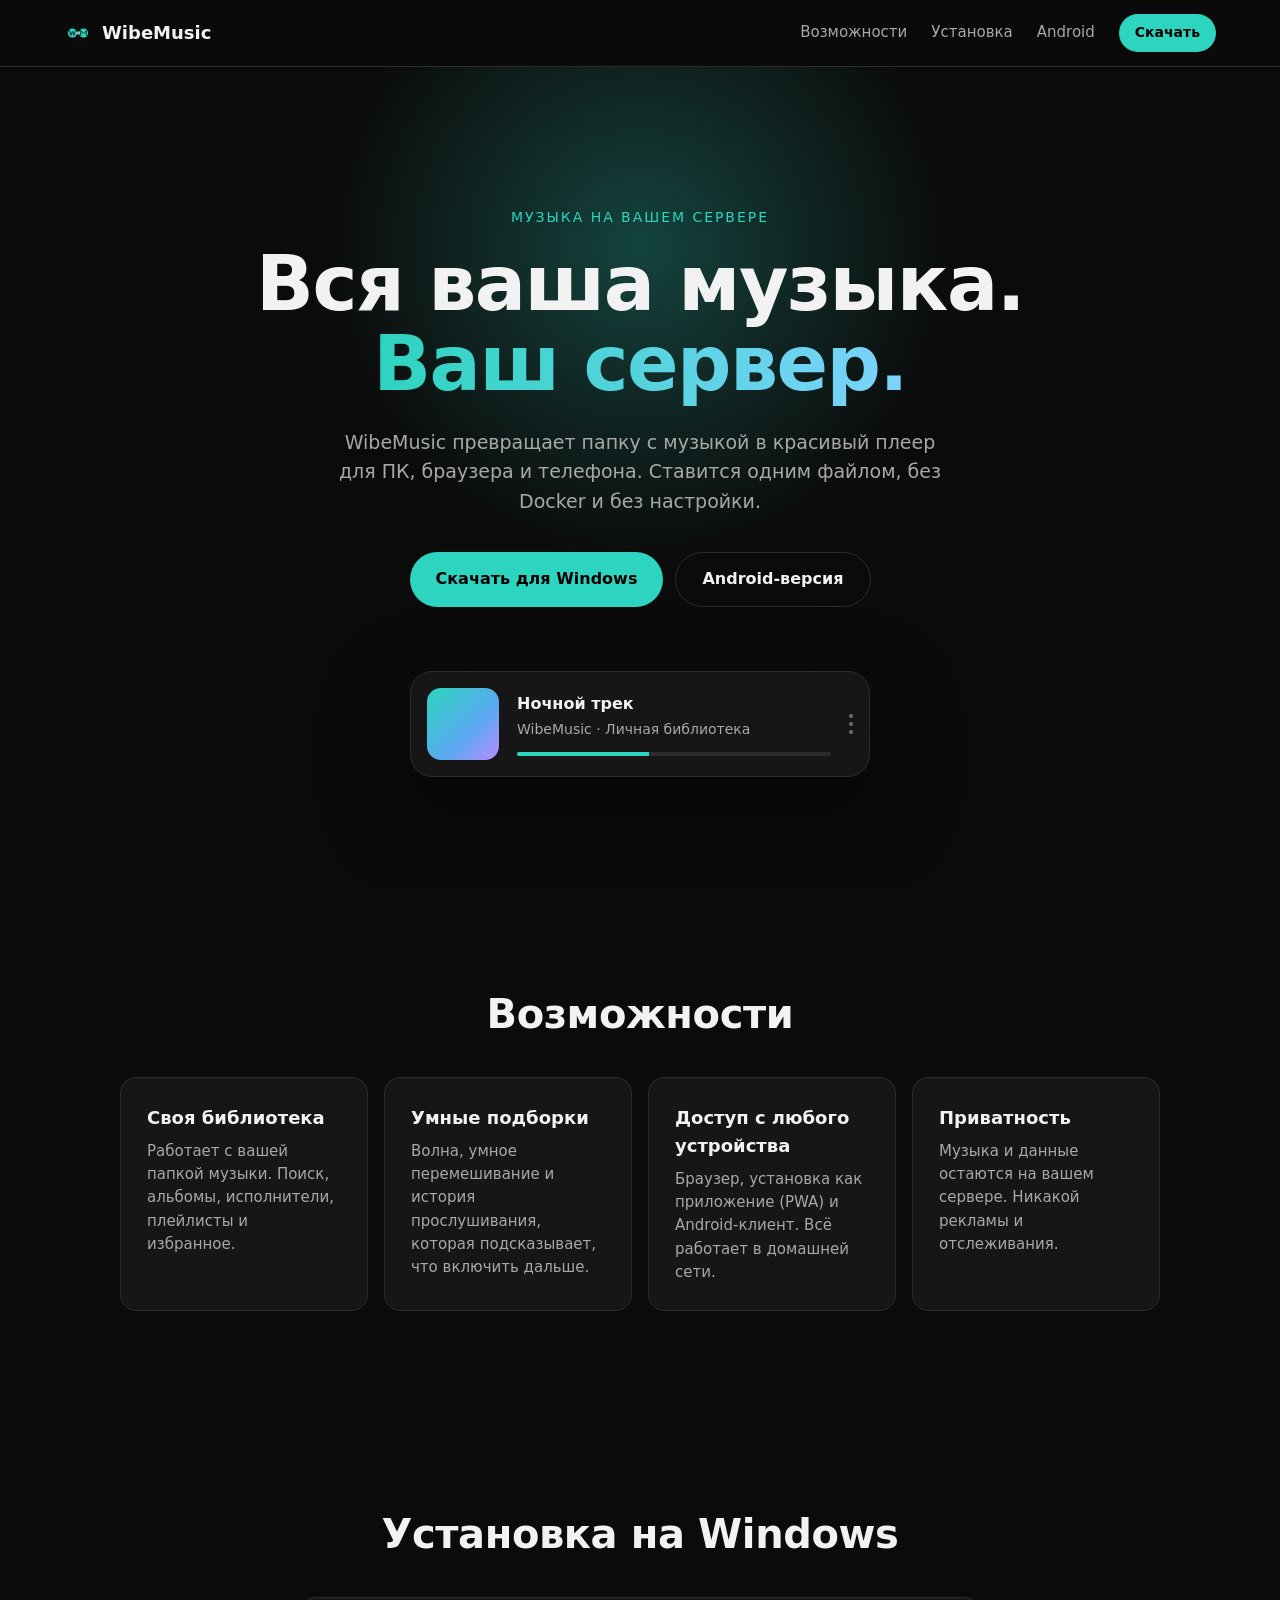
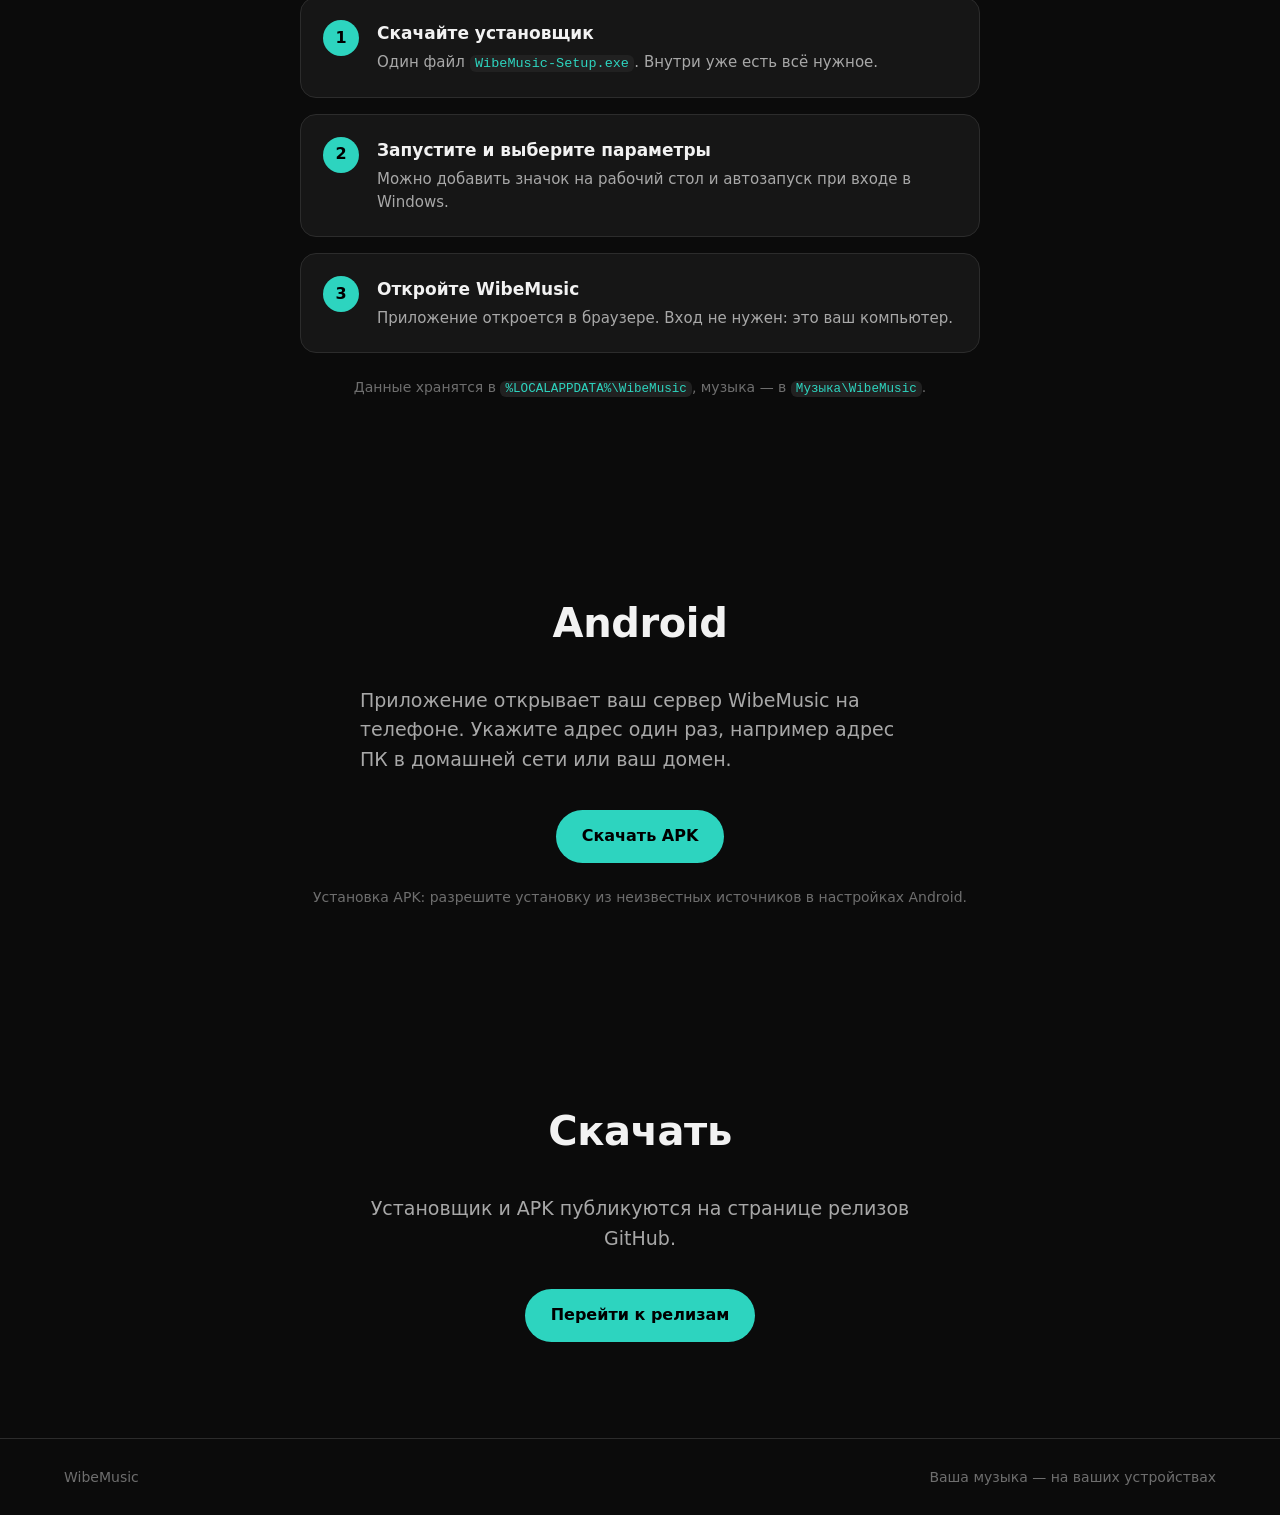
<file: site/index.html>
<!doctype html>
<html lang="ru">
<head>
  <meta charset="utf-8" />
  <meta name="viewport" content="width=device-width, initial-scale=1" />
  <title>WibeMusic — ваша музыка на своём сервере</title>
  <meta name="description" content="WibeMusic: личная музыкальная библиотека на вашем ПК и Android. Установка одним файлом, без Docker." />
  <link rel="icon" href="icons/icon.svg" type="image/svg+xml" />
  <link rel="stylesheet" href="style.css" />
</head>
<body>
  <header class="nav">
    <a class="brand" href="#top"><img src="icons/icon.svg" alt="" width="28" height="28" />WibeMusic</a>
    <nav>
      <a href="#features">Возможности</a>
      <a href="#install">Установка</a>
      <a href="#android">Android</a>
      <a class="btn btn-small" href="#download">Скачать</a>
    </nav>
  </header>

  <main id="top">
    <section class="hero">
      <div class="glow" aria-hidden="true"></div>
      <p class="eyebrow">Музыка на вашем сервере</p>
      <h1>Вся ваша музыка.<br /><span>Ваш сервер.</span></h1>
      <p class="lead">
        WibeMusic превращает папку с музыкой в красивый плеер для ПК, браузера и телефона.
        Ставится одним файлом, без Docker и без настройки.
      </p>
      <div class="actions">
        <a class="btn" href="https://github.com/dengarIicdk/WibeMusic/releases/latest/download/WibeMusic-Setup.exe">Скачать для Windows</a>
        <a class="btn btn-ghost" href="#android">Android-версия</a>
      </div>
      <div class="player" aria-hidden="true">
        <div class="cover"></div>
        <div class="meta">
          <strong>Ночной трек</strong>
          <span>WibeMusic · Личная библиотека</span>
          <div class="bar"><i></i></div>
        </div>
        <div class="dots"><b></b><b></b><b></b></div>
      </div>
    </section>

    <section id="features" class="section">
      <h2>Возможности</h2>
      <div class="grid">
        <article class="card">
          <h3>Своя библиотека</h3>
          <p>Работает с вашей папкой музыки. Поиск, альбомы, исполнители, плейлисты и избранное.</p>
        </article>
        <article class="card">
          <h3>Умные подборки</h3>
          <p>Волна, умное перемешивание и история прослушивания, которая подсказывает, что включить дальше.</p>
        </article>
        <article class="card">
          <h3>Доступ с любого устройства</h3>
          <p>Браузер, установка как приложение (PWA) и Android-клиент. Всё работает в домашней сети.</p>
        </article>
        <article class="card">
          <h3>Приватность</h3>
          <p>Музыка и данные остаются на вашем сервере. Никакой рекламы и отслеживания.</p>
        </article>
      </div>
    </section>

    <section id="install" class="section">
      <h2>Установка на Windows</h2>
      <ol class="steps">
        <li><span>1</span><div><strong>Скачайте установщик</strong><p>Один файл <code>WibeMusic-Setup.exe</code>. Внутри уже есть всё нужное.</p></div></li>
        <li><span>2</span><div><strong>Запустите и выберите параметры</strong><p>Можно добавить значок на рабочий стол и автозапуск при входе в Windows.</p></div></li>
        <li><span>3</span><div><strong>Откройте WibeMusic</strong><p>Приложение откроется в браузере. Вход не нужен: это ваш компьютер.</p></div></li>
      </ol>
      <p class="note">Данные хранятся в <code>%LOCALAPPDATA%\WibeMusic</code>, музыка — в <code>Музыка\WibeMusic</code>.</p>
    </section>

    <section id="android" class="section">
      <h2>Android</h2>
      <p class="lead narrow">
        Приложение открывает ваш сервер WibeMusic на телефоне. Укажите адрес один раз,
        например адрес ПК в домашней сети или ваш домен.
      </p>
      <div class="actions">
        <a class="btn" href="https://github.com/dengarIicdk/WibeMusic/releases/latest">Скачать APK</a>
      </div>
      <p class="note">Установка APK: разрешите установку из неизвестных источников в настройках Android.</p>
    </section>

    <section id="download" class="section download">
      <h2>Скачать</h2>
      <p class="lead narrow">Установщик и APK публикуются на странице релизов GitHub.</p>
      <div class="actions">
        <a class="btn" href="https://github.com/dengarIicdk/WibeMusic/releases/latest">Перейти к релизам</a>
      </div>
    </section>
  </main>

  <footer class="footer">
    <span>WibeMusic</span>
    <span>Ваша музыка — на ваших устройствах</span>
  </footer>
</body>
</html>
</file>
<file: site/style.css>
:root {
  --bg: #0b0b0b;
  --surface: #161616;
  --raised: #212121;
  --line: #2c2c2c;
  --fg: #f2f2f2;
  --muted: #a8a8a8;
  --dim: #6e6e6e;
  --accent: #2dd4bf;
  --accent-strong: #14b8a6;
  --on-accent: #000;
  --radius: 16px;
}

* { box-sizing: border-box; }

html { scroll-behavior: smooth; }

body {
  margin: 0;
  font-family: 'Inter', system-ui, -apple-system, 'Segoe UI', Roboto, Arial, sans-serif;
  background: var(--bg);
  color: var(--fg);
  line-height: 1.55;
  -webkit-font-smoothing: antialiased;
}

a { color: inherit; text-decoration: none; }

code {
  font-family: ui-monospace, Consolas, monospace;
  font-size: 0.9em;
  background: var(--raised);
  padding: 0.1em 0.4em;
  border-radius: 6px;
  color: var(--accent);
}

.nav {
  position: sticky;
  top: 0;
  z-index: 10;
  display: flex;
  align-items: center;
  justify-content: space-between;
  padding: 14px clamp(20px, 5vw, 64px);
  background: rgba(11, 11, 11, 0.8);
  backdrop-filter: blur(12px);
  border-bottom: 1px solid var(--line);
}

.brand {
  display: flex;
  align-items: center;
  gap: 10px;
  font-weight: 700;
  font-size: 18px;
}

.nav nav {
  display: flex;
  align-items: center;
  gap: 24px;
  font-size: 15px;
  color: var(--muted);
}

.nav nav a:hover { color: var(--fg); }

.btn {
  display: inline-flex;
  align-items: center;
  justify-content: center;
  padding: 14px 26px;
  border-radius: 999px;
  background: var(--accent);
  color: var(--on-accent);
  font-weight: 600;
  transition: background 0.2s, transform 0.2s;
}

.btn:hover { background: var(--accent-strong); transform: translateY(-1px); }

.btn-small { padding: 8px 16px; font-size: 14px; }

.btn-ghost {
  background: transparent;
  color: var(--fg);
  border: 1px solid var(--line);
}

.btn-ghost:hover { background: var(--raised); }

.hero {
  position: relative;
  overflow: hidden;
  text-align: center;
  padding: clamp(72px, 12vw, 140px) 20px clamp(64px, 9vw, 110px);
}

.glow {
  position: absolute;
  left: 50%;
  top: -180px;
  width: 720px;
  height: 720px;
  transform: translateX(-50%);
  background: radial-gradient(circle, rgba(45, 212, 191, 0.28), transparent 62%);
  pointer-events: none;
}

.eyebrow {
  position: relative;
  margin: 0 0 16px;
  color: var(--accent);
  font-size: 14px;
  letter-spacing: 0.14em;
  text-transform: uppercase;
}

h1 {
  position: relative;
  margin: 0;
  font-size: clamp(40px, 7vw, 76px);
  line-height: 1.05;
  letter-spacing: -0.02em;
}

h1 span {
  background: linear-gradient(90deg, var(--accent), #7dd3fc);
  -webkit-background-clip: text;
  background-clip: text;
  color: transparent;
}

.lead {
  position: relative;
  max-width: 620px;
  margin: 24px auto 0;
  color: var(--muted);
  font-size: clamp(16px, 2vw, 19px);
}

.lead.narrow { max-width: 560px; }

.actions {
  position: relative;
  display: flex;
  flex-wrap: wrap;
  justify-content: center;
  gap: 12px;
  margin-top: 36px;
}

.player {
  position: relative;
  display: flex;
  align-items: center;
  gap: 18px;
  max-width: 460px;
  margin: 64px auto 0;
  padding: 16px;
  background: var(--surface);
  border: 1px solid var(--line);
  border-radius: 22px;
  text-align: left;
  box-shadow: 0 30px 80px rgba(0, 0, 0, 0.5);
}

.cover {
  flex: none;
  width: 72px;
  height: 72px;
  border-radius: 14px;
  background: linear-gradient(135deg, #2dd4bf, #5aa9f0 60%, #b98cff);
}

.meta { flex: 1; min-width: 0; display: flex; flex-direction: column; gap: 2px; }
.meta strong { font-size: 16px; }
.meta span { color: var(--muted); font-size: 14px; }

.bar {
  margin-top: 10px;
  height: 4px;
  background: var(--line);
  border-radius: 4px;
  overflow: hidden;
}

.bar i {
  display: block;
  width: 42%;
  height: 100%;
  background: var(--accent);
}

.dots { display: flex; flex-direction: column; gap: 4px; }
.dots b { width: 4px; height: 4px; border-radius: 50%; background: var(--dim); }

.section {
  max-width: 1080px;
  margin: 0 auto;
  padding: clamp(56px, 8vw, 96px) 20px;
}

.section h2 {
  margin: 0 0 32px;
  font-size: clamp(28px, 4vw, 40px);
  letter-spacing: -0.01em;
  text-align: center;
}

.grid {
  display: grid;
  grid-template-columns: repeat(auto-fit, minmax(230px, 1fr));
  gap: 16px;
}

.card {
  padding: 26px;
  background: var(--surface);
  border: 1px solid var(--line);
  border-radius: var(--radius);
  transition: border-color 0.2s, transform 0.2s;
}

.card:hover { border-color: var(--accent-strong); transform: translateY(-3px); }
.card h3 { margin: 0 0 8px; font-size: 18px; }
.card p { margin: 0; color: var(--muted); font-size: 15px; }

.steps {
  list-style: none;
  margin: 0 auto;
  padding: 0;
  max-width: 680px;
  display: flex;
  flex-direction: column;
  gap: 16px;
}

.steps li {
  display: flex;
  gap: 18px;
  padding: 22px;
  background: var(--surface);
  border: 1px solid var(--line);
  border-radius: var(--radius);
}

.steps span {
  flex: none;
  display: grid;
  place-items: center;
  width: 36px;
  height: 36px;
  border-radius: 50%;
  background: var(--accent);
  color: var(--on-accent);
  font-weight: 700;
}

.steps strong { font-size: 17px; }
.steps p { margin: 4px 0 0; color: var(--muted); font-size: 15px; }

.note {
  max-width: 680px;
  margin: 24px auto 0;
  color: var(--dim);
  font-size: 14px;
  text-align: center;
}

.download { text-align: center; }
.download .lead { margin-left: auto; margin-right: auto; }

.footer {
  display: flex;
  flex-wrap: wrap;
  justify-content: space-between;
  gap: 8px;
  padding: 28px clamp(20px, 5vw, 64px);
  border-top: 1px solid var(--line);
  color: var(--dim);
  font-size: 14px;
}

@media (max-width: 640px) {
  .nav nav a:not(.btn-small) { display: none; }
  .player { flex-direction: row; }
}
</file>
